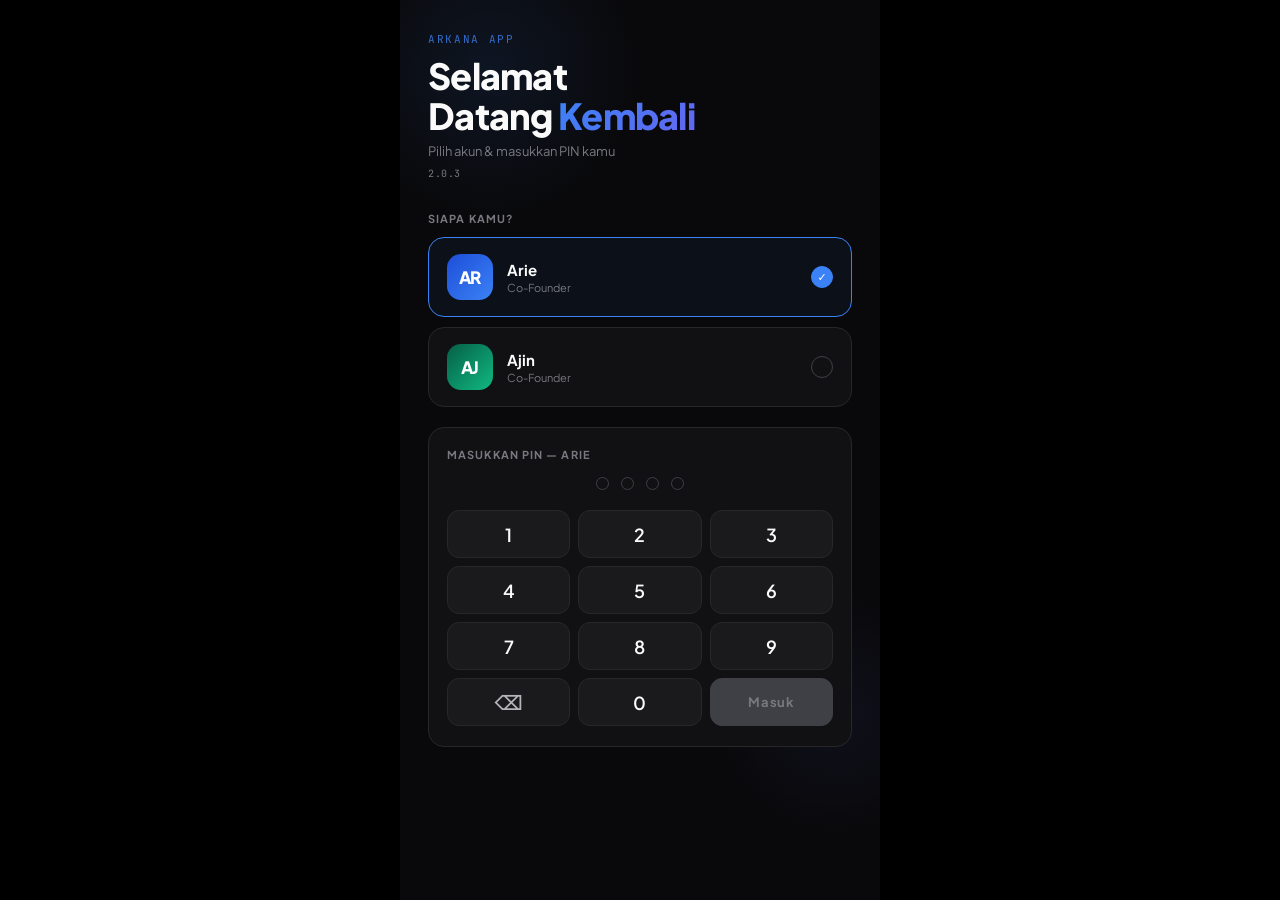
<file: index.html>
<!DOCTYPE html>
<html lang="id">
<head>
  <meta charset="UTF-8">
  <meta name="viewport" content="width=device-width, initial-scale=1.0, maximum-scale=1.0, user-scalable=no">
  <meta name="apple-mobile-web-app-capable" content="yes">
  <meta name="apple-mobile-web-app-status-bar-style" content="black-translucent">
  <meta name="apple-mobile-web-app-title" content="Arkana App">
  <meta name="theme-color" content="#080B12">
  <title>Arkana App</title>
  <link rel="manifest" href="manifest.json">
  <link href="https://fonts.googleapis.com/css2?family=Plus+Jakarta+Sans:wght@300;400;500;600;700;800&family=JetBrains+Mono:wght@300;400;500&display=swap" rel="stylesheet">

  <!-- Shared styles -->
  <link rel="stylesheet" href="css/base.css">
  <!-- Index-specific styles -->
  <link rel="stylesheet" href="css/index.css">

  <!-- JS load order: config → constants → utils → app → index -->
  <script src="config.js?v=2.0.3"></script>
  <script src="js/constants.js"></script>
  <script src="js/utils.js"></script>
  <script src="js/app.js"></script>
  <script src="js/components.js"></script>
</head>
<body>

<div id="app">

  <!-- ══════════════════════════════════════
       SCREEN: LOGIN
  ══════════════════════════════════════ -->
  <div id="screen-login" class="screen active">
    <div class="login-bg"></div>
    <div class="login-bg2"></div>
    <div class="login-inner">

      <div class="login-header">
        <div class="login-eyebrow">Arkana App</div>
        <div class="login-title">Selamat<br>Datang <span>Kembali</span></div>
        <div class="login-sub">Pilih akun &amp; masukkan PIN kamu</div>
        <div class="login-version" id="login-version"></div>
      </div>

      <div class="choose-label">Siapa kamu?</div>
      <div class="user-cards">

        <div class="user-card selected" id="card-arie">
          <div class="user-avatar avatar-arie" id="login-avatar-arie">AR</div>
          <div class="user-info">
            <div class="user-name">Arie</div>
            <div class="user-role">Co-Founder</div>
          </div>
          <div class="user-check">✓</div>
        </div>

        <div class="user-card" id="card-ajin">
          <div class="user-avatar avatar-ajin" id="login-avatar-ajin">AJ</div>
          <div class="user-info">
            <div class="user-name">Ajin</div>
            <div class="user-role">Co-Founder</div>
          </div>
          <div class="user-check"></div>
        </div>

        <!-- Hidden file input for avatar upload -->
        <input type="file" id="avatar-file-input" accept="image/*" style="display:none">
      </div>

      <div class="pin-section" id="pin-section">
        <div class="pin-top-label" id="pin-label">Masukkan PIN — Arie</div>
        <div class="pin-dots">
          <div class="pin-dot" id="dot-0"></div>
          <div class="pin-dot" id="dot-1"></div>
          <div class="pin-dot" id="dot-2"></div>
          <div class="pin-dot" id="dot-3"></div>
        </div>
        <div class="pin-numpad">
          <div class="pin-key">1</div>
          <div class="pin-key">2</div>
          <div class="pin-key">3</div>
          <div class="pin-key">4</div>
          <div class="pin-key">5</div>
          <div class="pin-key">6</div>
          <div class="pin-key">7</div>
          <div class="pin-key">8</div>
          <div class="pin-key">9</div>
          <div class="pin-key del">⌫</div>
          <div class="pin-key">0</div>
          <div class="pin-key enter disabled" id="pin-enter">Masuk</div>
        </div>
      </div>

    </div>
  </div>

  <!-- ══════════════════════════════════════
       SCREEN: HOME
  ══════════════════════════════════════ -->
  <div id="screen-home" class="screen">
    <div class="home-bg"></div>

    <div class="home-header">
      <div class="greeting-block">
        <div class="greeting-small">Halo,</div>
        <div class="greeting-name"><span id="home-name">Arie</span> 👋</div>
        <div class="greeting-date" id="home-date"></div>
      </div>
      <button class="logout-btn">Logout</button>
    </div>
    <div class="home-divider"></div>

    <div class="home-content">
      <div>
        <div class="section-head">Menu Utama</div>
        <div class="feature-grid">

          <div class="feat-card c-blue active-card" data-nav-page="supplier-tracker.html">
            <span class="feat-icon">🏪</span>
            <div class="feat-name">Supplier &amp; Price</div>
            <div class="feat-desc">Database supplier &amp; histori harga</div>
          </div>

          <div class="feat-card c-green active-card" data-nav-page="expense-tracker.html">
            <span class="feat-icon">💸</span>
            <div class="feat-name">Expense Tracker</div>
            <div class="feat-desc">Catat pengeluaran operasional</div>
          </div>

          <div class="feat-card c-purple active-card" data-nav-page="project-manager.html">
            <span class="feat-icon">📁</span>
            <div class="feat-name">Project Manager</div>
            <div class="feat-desc">Kelola proyek &amp; tim</div>
          </div>

          <div class="feat-card c-orange coming">
            <span class="feat-icon">📋</span>
            <div class="feat-name">Quotation Builder</div>
            <div class="feat-desc">Buat RAB &amp; penawaran</div>
            <span class="feat-badge badge-soon">Coming Soon</span>
          </div>

          <div class="feat-card c-purple coming">
            <span class="feat-icon">📊</span>
            <div class="feat-name">Pipeline Tracker</div>
            <div class="feat-desc">Lacak peluang pengadaan</div>
            <span class="feat-badge badge-soon">Coming Soon</span>
          </div>

        </div>
      </div>

      <div class="user-strip">
        <div class="strip-left">
          <div class="strip-label">Login sebagai</div>
          <div class="strip-name">
            <span class="strip-avatar" id="strip-avatar"></span>
            <span id="strip-name"></span>
          </div>
        </div>
        <div class="strip-right">
          <div class="strip-app">Arkana App</div>
          <div class="strip-version" id="home-version"></div>
        </div>
      </div>
    </div>

    <nav class="bottom-nav">
      <div class="nav-item active" data-nav="home">
        <span class="nav-icon">🏠</span>
        <span class="nav-label">Home</span>
        <div class="nav-indicator"></div>
      </div>
      <div class="nav-item" data-nav="aktivitas">
        <span class="nav-icon">🕐</span>
        <span class="nav-label">Aktivitas</span>
        <div class="nav-indicator"></div>
      </div>
      <div class="nav-item" data-nav="setting">
        <span class="nav-icon">⚙️</span>
        <span class="nav-label">Setting</span>
        <div class="nav-indicator"></div>
      </div>
    </nav>
  </div>

  <!-- ══════════════════════════════════════
       SCREEN: AKTIVITAS
  ══════════════════════════════════════ -->
  <div id="screen-aktivitas" class="screen">
    <div class="screen-header">
      <div class="screen-title">Aktivitas</div>
      <div class="screen-sub">Log perubahan data oleh semua pengguna</div>
    </div>
    <div class="home-divider"></div>
    <div class="screen-content">
      <div id="aktivitas-content">
        <div class="empty-state">
          <div class="empty-icon">🕐</div>
          <div class="empty-text">Belum ada aktivitas.<br>Log akan muncul saat data mulai diubah.</div>
        </div>
      </div>
    </div>
    <nav class="bottom-nav">
      <div class="nav-item" data-nav="home">
        <span class="nav-icon">🏠</span>
        <span class="nav-label">Home</span>
        <div class="nav-indicator"></div>
      </div>
      <div class="nav-item active" data-nav="aktivitas">
        <span class="nav-icon">🕐</span>
        <span class="nav-label">Aktivitas</span>
        <div class="nav-indicator"></div>
      </div>
      <div class="nav-item" data-nav="setting">
        <span class="nav-icon">⚙️</span>
        <span class="nav-label">Setting</span>
        <div class="nav-indicator"></div>
      </div>
    </nav>
  </div>

  <!-- ══════════════════════════════════════
       SCREEN: SETTING
  ══════════════════════════════════════ -->
  <div id="screen-setting" class="screen">
    <div class="screen-header">
      <div class="screen-title">Setting</div>
      <div class="screen-sub">Kelola akun &amp; preferensi</div>
    </div>
    <div class="home-divider"></div>
    <div class="screen-content">
      <div class="setting-list">

        <div class="setting-section-label">Akun</div>

        <div class="setting-item" data-action="change-avatar">
          <div class="setting-icon">🖼️</div>
          <div class="setting-info">
            <div class="setting-name">Ganti Foto Profil</div>
            <div class="setting-desc">Upload foto untuk avatar kamu</div>
          </div>
          <div class="setting-arrow">›</div>
        </div>

        <div class="setting-item" data-action="change-pin">
          <div class="setting-icon">🔐</div>
          <div class="setting-info">
            <div class="setting-name">Ganti PIN</div>
            <div class="setting-desc">Ubah PIN login kamu</div>
          </div>
          <div class="setting-arrow">›</div>
        </div>

        <div class="setting-section-label">Aplikasi</div>

        <div class="app-info-card">
          <div class="app-info-logo">⚡</div>
          <div class="app-info-name">Arkana App</div>
          <div class="app-info-version" id="setting-version"></div>
          <div class="app-info-company">CV Arkana Trisinergi</div>
        </div>

      </div>
    </div>
    <nav class="bottom-nav">
      <div class="nav-item" data-nav="home">
        <span class="nav-icon">🏠</span>
        <span class="nav-label">Home</span>
        <div class="nav-indicator"></div>
      </div>
      <div class="nav-item" data-nav="aktivitas">
        <span class="nav-icon">🕐</span>
        <span class="nav-label">Aktivitas</span>
        <div class="nav-indicator"></div>
      </div>
      <div class="nav-item active" data-nav="setting">
        <span class="nav-icon">⚙️</span>
        <span class="nav-label">Setting</span>
        <div class="nav-indicator"></div>
      </div>
    </nav>
  </div>

</div><!-- /#app -->

<!-- ══════════════════════════════════════
     CHANGE PIN MODAL (outside #app, fixed)
══════════════════════════════════════ -->
<div class="modal-overlay" id="modal-pin">
  <div class="modal-sheet">
    <div class="modal-handle"></div>
    <div class="modal-title" id="modal-title">Ganti PIN</div>
    <div class="modal-sub" id="modal-sub">Masukkan PIN lama kamu</div>

    <div class="pin-dots" style="margin-bottom:16px;">
      <div class="pin-dot" id="mdot-0"></div>
      <div class="pin-dot" id="mdot-1"></div>
      <div class="pin-dot" id="mdot-2"></div>
      <div class="pin-dot" id="mdot-3"></div>
    </div>
    <div class="pin-numpad modal-numpad">
      <div class="pin-key">1</div>
      <div class="pin-key">2</div>
      <div class="pin-key">3</div>
      <div class="pin-key">4</div>
      <div class="pin-key">5</div>
      <div class="pin-key">6</div>
      <div class="pin-key">7</div>
      <div class="pin-key">8</div>
      <div class="pin-key">9</div>
      <div class="pin-key del">⌫</div>
      <div class="pin-key">0</div>
      <div class="pin-key enter disabled" id="modal-enter">OK</div>
    </div>

    <button class="modal-btn cancel">Batal</button>
  </div>
</div>

<!-- ══ TOAST ══ -->
<div class="toast" id="toast"></div>

<!-- Index logic — loaded last -->
<script src="js/index.js"></script>

</body>
</html>
</file>
<file: css/base.css>
/* ═══════════════════════════════════════════════════
   Arkana App — Base CSS  v2.0.3
   Design System Foundation: tokens + shared components.
   ─────────────────────────────────────────────────────
   LAYER 1 — DESIGN TOKENS (:root)
     All visual primitives live here as CSS custom
     properties. No hardcoded values anywhere else.
   LAYER 2 — STRUCTURAL COMPONENTS
     Shared components token-referenced. Named per
     the official component inventory.
   ─────────────────────────────────────────────────────
   PRD-00.4 — Token Mapping (Notion dark-mode adaptation)
     · Backgrounds desaturated: blue-tinted → neutral zinc
     · Borders desaturated: zinc scale
     · Text hierarchy: warm-neutral (FAFAFA / B4B4BB / 787880)
     · Radius tightened: sm 8→6px, md 10→8px, 3xl 24→20px
     · Font tokens added: --font-body, --font-mono
     · Shadow scale added: sm / md / lg / fab
   PRD-00.4-B — Top Bar + Back Button + Tab Bar
     · Glass tokens added: --blur-glass, --saturate-glass,
       --bg-glass, --color-border-glass, --color-border-glass-inner
     · .topbar base rule → position:absolute + glass bg
     · .tab-bar base rule → transparent bg, inner border
     · .screen keeps display:flex (index.html needs it); frost-bar/scroll-area
     use position:absolute inside the screen
   ═══════════════════════════════════════════════════ */

/* ── Reset & base ── */
* {
  margin: 0;
  padding: 0;
  box-sizing: border-box;
  -webkit-tap-highlight-color: transparent;
  user-select: none;
  -webkit-user-select: none;
}

input, textarea {
  user-select: text;
  -webkit-user-select: text;
}

/* ════════════════════════════════════════════════════
   LAYER 1 — DESIGN TOKENS
   ════════════════════════════════════════════════════

   Naming convention: --{category}-{variant}
   All values defined once here, referenced everywhere.

   COLOR TOKENS
   ────────────
   --color-bg          Page/app background
   --color-surface     Card / component background
   --color-surface-2   Nested surface (inputs, rows)
   --color-border      Primary border
   --color-border-2    Secondary border (stronger)

   --color-accent      Primary interactive (blue)
   --color-accent-2    Secondary interactive (indigo)
   --color-success     Positive / green
   --color-warning     Caution / amber
   --color-danger      Error / red
   --color-purple      Jasa / services accent

   --color-text        Primary text
   --color-text-2      Secondary text
   --color-text-3      Tertiary / muted text
   --color-muted       Placeholder / disabled

   --color-supplier-l1  L1 level color (amber)
   --color-supplier-l2  L2 level color (blue)
   --color-supplier-l3  L3 level color (green)
   --color-supplier-l4  L4 level color (gray)

   GLASS TOKENS (PRD-00.4-B)
   ──────────────────────────
   --blur-glass          backdrop blur amount (20px)
   --saturate-glass      backdrop saturation (1.5)
   --bg-glass            frosted bar background (56% opacity)
   --color-border-glass  outer hairline (barely-there white)
   --color-border-glass-inner  separator between topbar & tabbar

   SPACING TOKENS
   ──────────────
   --space-1  4px
   --space-2  8px
   --space-3  12px
   --space-4  16px
   --space-5  20px
   --space-6  24px
   --space-8  32px
   --space-12 48px

   RADIUS TOKENS
   ─────────────
   --radius-sm   6px    chip, tag           (Notion rounded.sm)
   --radius-md   8px    button, input       (Notion rounded.md — sober editorial)
   --radius-lg   12px   card (sm), confirm  (Notion rounded.lg)
   --radius-xl   14px   card (main)
   --radius-2xl  16px   user card, FAB
   --radius-3xl  20px   sheet
   --radius-full 9999px pill badge

   FONT SIZE TOKENS
   ────────────────
   --text-xs   9px
   --text-sm   10px
   --text-base 11px
   --text-md   12px
   --text-lg   13px
   --text-xl   14px
   --text-2xl  15px
   --text-3xl  17px
   --text-4xl  18px
   --text-5xl  20px

   FONT WEIGHT TOKENS
   ──────────────────
   --weight-regular  400
   --weight-medium   500
   --weight-semibold 600
   --weight-bold     700
   --weight-extrabold 800

   SHADOW TOKENS
   ─────────────
   --shadow-sm    subtle hover lift
   --shadow-md    cards
   --shadow-lg    sheets, modals
   --shadow-fab   FAB elevation (accent glow)

   FONT TOKENS
   ───────────
   --font-body   Plus Jakarta Sans (humanist-geometric, Notion-Sans equivalent)
   --font-mono   JetBrains Mono (badges, PTR label, mono UI)

   TRANSITION TOKENS
   ─────────────────
   --duration-fast    0.15s
   --duration-normal  0.2s
   --duration-slow    0.3s
   --duration-sheet   0.35s
   --ease-standard    ease
   --ease-sheet       cubic-bezier(.32, .72, 0, 1)
   ════════════════════════════════════════════════════ */

:root {
  /* ── Color: Backgrounds ── */
  /* Desaturated neutral zinc — removes blue tint from dark surfaces */
  --color-bg:        #09090B;
  --color-surface:   #111113;
  --color-surface-2: #1A1A1D;

  /* ── Color: Borders ── */
  /* Neutral zinc borders — Notion hairline spirit, no blue bleed */
  --color-border:    #27272A;
  --color-border-2:  #3F3F46;

  /* ── Color: Brand / Interactive ── */
  --color-accent:    #3B82F6;
  --color-accent-2:  #6366F1;
  --color-success:   #10B981;
  --color-warning:   #F59E0B;
  --color-danger:    #EF4444;
  --color-purple:    #8B5CF6;

  /* ── Color: Text ── */
  /* Warm-neutral hierarchy — purer white primary, zinc secondary/tertiary */
  /* All values pass 4.5:1 contrast on --color-bg (#09090B)               */
  --color-text:      #FAFAFA;  /* ~19:1 */
  --color-text-2:    #B4B4BB;  /* ~6.5:1 */
  --color-text-3:    #787880;  /* ~4.8:1 */
  --color-muted:     #787880;  /* ~4.8:1 */

  /* ── Color: Supplier levels ── */
  --color-supplier-l1: #F59E0B;
  --color-supplier-l2: #3B82F6;
  --color-supplier-l3: #10B981;
  --color-supplier-l4: #6B7280;

  /* ── Glass tokens (PRD-00.4-B) ── */
  --blur-glass:              20px;
  --saturate-glass:          1.5;
  --bg-glass:                rgba(9, 9, 11, 0.56);
  --color-border-glass:      rgba(255, 255, 255, 0.06);
  --color-border-glass-inner: rgba(255, 255, 255, 0.04);

  /* ── Spacing ── */
  --space-1:  4px;
  --space-2:  8px;
  --space-3:  12px;
  --space-4:  16px;
  --space-5:  20px;
  --space-6:  24px;
  --space-8:  32px;
  --space-12: 48px;

  /* ── Border radius ── */
  /* Notion-aligned: sober editorial geometry — rectangles, not pills */
  --radius-sm:   6px;
  --radius-md:   8px;
  --radius-lg:   12px;
  --radius-xl:   14px;
  --radius-2xl:  16px;
  --radius-3xl:  20px;
  --radius-full: 9999px;

  /* ── Font size ── */
  --text-xs:   9px;
  --text-sm:   10px;
  --text-base: 11px;
  --text-md:   12px;
  --text-lg:   13px;
  --text-xl:   14px;
  --text-2xl:  15px;
  --text-3xl:  17px;
  --text-4xl:  18px;
  --text-5xl:  20px;

  /* ── Font weight ── */
  --weight-regular:   400;
  --weight-medium:    500;
  --weight-semibold:  600;
  --weight-bold:      700;
  --weight-extrabold: 800;

  /* ── Font families ── */
  --font-body: 'Plus Jakarta Sans', system-ui, sans-serif;
  --font-mono: 'JetBrains Mono', monospace;

  /* ── Shadows ── */
  --shadow-sm:  0 1px 3px rgba(0, 0, 0, .4);
  --shadow-md:  0 4px 12px rgba(0, 0, 0, .5);
  --shadow-lg:  0 8px 32px rgba(0, 0, 0, .6);
  --shadow-fab: 0 8px 24px rgba(59, 130, 246, .35);

  /* ── Transitions ── */
  --duration-fast:   0.15s;
  --duration-normal: 0.2s;
  --duration-slow:   0.3s;
  --duration-sheet:  0.35s;
  --ease-standard:   ease;
  --ease-sheet:      cubic-bezier(.32, .72, 0, 1);

  /* ────────────────────────────────────────────────
     LEGACY ALIASES
     Keep old var names pointing to tokens so existing
     page CSS doesn't break before PRD-00.4 refactor.
     Remove these aliases once all page CSS migrates.
     ──────────────────────────────────────────────── */
  --bg:      var(--color-bg);
  --surface: var(--color-surface);
  --surface2: var(--color-surface-2);
  --border:  var(--color-border);
  --border2: var(--color-border-2);
  --accent:  var(--color-accent);
  --accent2: var(--color-accent-2);
  --green:   var(--color-success);
  --orange:  var(--color-warning);
  --red:     var(--color-danger);
  --purple:  var(--color-purple);
  --muted:   var(--color-muted);
  --text:    var(--color-text);
  --text2:   var(--color-text-2);
  --text3:   var(--color-text-3);
  --l1: var(--color-supplier-l1);
  --l2: var(--color-supplier-l2);
  --l3: var(--color-supplier-l3);
  --l4: var(--color-supplier-l4);
}

html, body {
  height: 100%;
  overflow: hidden;
  background: #000;
  font-family: var(--font-body);
  color: var(--color-text);
}

/* ── PWA container ── */
#app {
  position: relative;
  width: 100%;
  max-width: 480px;
  height: 100%;
  margin: 0 auto;
  background: var(--color-bg);
  overflow: hidden;
}

/* ════════════════════════════════════════════════════
   LAYER 2 — STRUCTURAL COMPONENTS
   Named per official component inventory (PRD-00.3).
   CSS values reference tokens only — no hardcoded values.
   PRD-00.4: token values updated; component visual
   redesign applied incrementally per page.
   ════════════════════════════════════════════════════ */

/* ── Screen transitions ── */
/* PRD-00.4-B: position:relative so scroll-area + frost bar
   siblings work correctly inside each screen. */
.screen {
  position: absolute;
  inset: 0;
  display: flex;
  flex-direction: column;
  opacity: 0;
  pointer-events: none;
  transition: opacity var(--duration-slow) var(--ease-standard),
              transform var(--duration-slow) var(--ease-standard);
  transform: translateX(30px);
}

.screen.active {
  opacity: 1;
  pointer-events: all;
  transform: translateX(0);
}

.screen.prev {
  transform: translateX(-30px);
  opacity: 0;
}

/* ── Frosted bar container (PRD-00.4-B) ── */
/* Wraps .topbar + optional .tab-bar as a single frosted unit.
   Absolutely positioned so scroll-area bleeds underneath. */
.frost-bar {
  position: absolute;
  top: 0;
  left: 0;
  right: 0;
  z-index: 10;
  backdrop-filter: blur(var(--blur-glass)) saturate(var(--saturate-glass));
  -webkit-backdrop-filter: blur(var(--blur-glass)) saturate(var(--saturate-glass));
  background: var(--bg-glass);
  border-bottom: 0.5px solid var(--color-border-glass);
}

/* ── Top Bar (PRD-00.4-B) ── */
/* canonical class: .topbar
   Layout: 3-col grid (32px · 1fr · 32px) — title always centered.
   Shrink state toggled by JS via .topbar-shrunk on .frost-bar. */
.topbar {
  display: grid;
  grid-template-columns: 32px 1fr 32px;
  align-items: center;
  gap: 8px;
  padding: max(env(safe-area-inset-top), 44px) 14px 8px;
  transition: padding var(--duration-normal) var(--ease-standard);
}

.frost-bar.topbar-shrunk .topbar {
  padding: max(env(safe-area-inset-top), 14px) 14px 6px;
}

.topbar-title {
  text-align: center;
  font-size: var(--text-3xl);     /* 17px at rest */
  font-weight: var(--weight-extrabold);
  color: var(--color-text);
  letter-spacing: -0.01em;
  transition: font-size var(--duration-normal) var(--ease-standard);
  white-space: nowrap;
  overflow: hidden;
  text-overflow: ellipsis;
}

.frost-bar.topbar-shrunk .topbar-title {
  font-size: var(--text-lg);      /* 13px on scroll */
}

/* ── Back Button (PRD-00.4-B) ── */
/* Ghost style: no background, no border. Chevron only. */
.back-btn {
  width: 32px;
  height: 32px;
  border-radius: var(--radius-md);
  background: transparent;
  border: none;
  display: flex;
  align-items: center;
  justify-content: center;
  cursor: pointer;
  flex-shrink: 0;
  color: var(--color-accent);
  font-size: 20px;
  line-height: 1;
  padding: 0;
  transition: opacity var(--duration-fast) var(--ease-standard);
}

.back-btn:active { opacity: 0.6; }

/* Right slot — same size as back-btn, for action icons in detail screens */
.topbar-action {
  width: 32px;
  height: 32px;
  border-radius: var(--radius-md);
  background: transparent;
  border: none;
  display: flex;
  align-items: center;
  justify-content: center;
  cursor: pointer;
  flex-shrink: 0;
  color: var(--color-accent);
  font-size: 16px;
  padding: 0;
  transition: opacity var(--duration-fast) var(--ease-standard);
}

.topbar-action:active { opacity: 0.6; }

/* ── Tab Bar (PRD-00.4-B) ── */
/* Part of frost-bar — transparent bg, separated from topbar by hairline. */
/* canonical class: .tab-bar, .tab, .tab.active */
.tab-bar {
  display: flex;
  border-top: 0.5px solid var(--color-border-glass-inner);
  background: transparent;
}

.tab {
  flex: 1;
  padding: 9px var(--space-1) 9px;
  text-align: center;
  cursor: pointer;
  font-size: var(--text-base);
  font-weight: var(--weight-semibold);
  color: var(--color-text-3);
  letter-spacing: .04em;
  position: relative;
  transition: color var(--duration-normal) var(--ease-standard);
  white-space: nowrap;
}

.tab.active { color: var(--color-accent); }

.tab.active::after {
  content: '';
  position: absolute;
  bottom: 0;
  left: 20%;
  right: 20%;
  height: 2px;
  background: var(--color-accent);
  border-radius: 2px;
}

/* ── Scroll Area (PRD-00.4-B) ── */
/* Flex child that fills remaining screen height below .ptr-indicator.
   frost-bar sits above it via position:absolute + z-index.
   padding-top injected by initFrostBar() so content clears the bar.
   flex:1 means app.js can insert .ptr-indicator as a sibling before
   this element and it will appear correctly in the flex column. */
.scroll-area {
  flex: 1;
  min-height: 0;
  overflow-y: auto;
  overflow-x: hidden;
  scrollbar-width: none;
  /* padding-top injected by JS: initFrostBar() */
}

.scroll-area::-webkit-scrollbar { display: none; }

/* ── Overlay ── */
/* canonical class: .overlay */
.overlay {
  position: fixed;
  inset: 0;
  background: rgba(0, 0, 0, .75);
  z-index: 100;
  opacity: 0;
  pointer-events: none;
  transition: opacity var(--duration-slow) var(--ease-standard);
}

.overlay.active {
  opacity: 1;
  pointer-events: all;
}

/* ── Bottom Sheet ── */
/* canonical class: .sheet */
.sheet {
  position: fixed;
  bottom: 0;
  left: 50%;
  transform: translateX(-50%) translateY(100%);
  width: 100%;
  max-width: 480px;
  background: var(--color-surface);
  border: 1px solid var(--color-border);
  border-radius: var(--radius-3xl) var(--radius-3xl) 0 0;
  padding: var(--space-5) var(--space-5) max(env(safe-area-inset-bottom), var(--space-6));
  z-index: 101;
  transition: transform var(--duration-sheet) var(--ease-sheet);
  max-height: 90vh;
  overflow-y: auto;
  scrollbar-width: none;
}

.sheet::-webkit-scrollbar { display: none; }

.overlay.active .sheet {
  transform: translateX(-50%) translateY(0);
}

.sheet-handle {
  width: 36px;
  height: 4px;
  background: var(--color-border-2);
  border-radius: var(--radius-full);
  margin: 0 auto 18px;
}

.sheet-title {
  font-size: var(--text-4xl);
  font-weight: var(--weight-extrabold);
  color: var(--color-text);
  margin-bottom: var(--space-1);
  letter-spacing: -.01em;
}

.sheet-sub {
  font-size: var(--text-md);
  color: var(--color-text-3);
  margin-bottom: var(--space-5);
}

/* ── Buttons ── */
/* canonical classes: .btn, .btn-primary, .btn-secondary, .btn-danger */
.btn-row {
  display: flex;
  gap: 10px;
  margin-top: var(--space-5);
}

.btn {
  flex: 1;
  padding: 14px;
  border-radius: var(--radius-lg);
  font-size: var(--text-xl);
  font-weight: var(--weight-bold);
  font-family: inherit;
  cursor: pointer;
  border: none;
  transition: opacity var(--duration-normal) var(--ease-standard);
}

.btn:active         { opacity: .8; }
.btn-primary        { background: var(--color-accent); color: white; }
.btn-secondary      { background: var(--color-surface-2); color: var(--color-text-2); border: 1px solid var(--color-border); }
.btn-danger         { background: rgba(239, 68, 68, .1); color: var(--color-danger); border: 1px solid rgba(239, 68, 68, .2); }

/* ── Form fields ── */
.form-group { margin-bottom: 14px; }

.form-label {
  display: block;
  font-size: var(--text-base);
  font-weight: var(--weight-bold);
  text-transform: uppercase;
  letter-spacing: .1em;
  color: var(--color-text-3);
  margin-bottom: 6px;
}

.form-input,
.form-select,
.form-textarea {
  width: 100%;
  background: var(--color-surface-2);
  border: 1.5px solid var(--color-border);
  border-radius: var(--radius-md);
  padding: 11px 14px;
  font-size: var(--text-xl);
  color: var(--color-text);
  font-family: inherit;
  outline: none;
  transition: border-color var(--duration-normal) var(--ease-standard);
  -webkit-appearance: none;
  appearance: none;
}

.form-input:focus,
.form-select:focus,
.form-textarea:focus   { border-color: var(--color-accent); }
.form-input::placeholder,
.form-textarea::placeholder { color: var(--color-text-3); }
.form-textarea         { resize: none; min-height: 80px; line-height: 1.5; }

.form-select {
  background-image: url("data:image/svg+xml,%3Csvg xmlns='http://www.w3.org/2000/svg' width='12' height='8' viewBox='0 0 12 8'%3E%3Cpath d='M1 1l5 5 5-5' stroke='%23787880' stroke-width='1.5' fill='none' stroke-linecap='round'/%3E%3C/svg%3E");
  background-repeat: no-repeat;
  background-position: right 14px center;
  padding-right: 36px;
}

.form-select option { background: var(--color-surface-2); }

/* Toggle */
.toggle-row       { display: flex; justify-content: space-between; align-items: center; }
.toggle-label     { font-size: var(--text-xl); color: var(--color-text); }
.toggle           { position: relative; width: 44px; height: 26px; }
.toggle input     { display: none; }
.toggle-track {
  position: absolute;
  inset: 0;
  background: var(--color-border-2);
  border-radius: 13px;
  cursor: pointer;
  transition: background var(--duration-normal) var(--ease-standard);
}
.toggle input:checked + .toggle-track  { background: var(--color-accent); }
.toggle-thumb {
  position: absolute;
  top: 3px; left: 3px;
  width: 20px; height: 20px;
  background: white;
  border-radius: 50%;
  transition: transform var(--duration-normal) var(--ease-standard);
  pointer-events: none;
}
.toggle input:checked ~ .toggle-thumb  { transform: translateX(18px); }

/* Multi-select chips */
.multi-chips { display: flex; flex-wrap: wrap; gap: var(--space-2); }

.multi-chip {
  background: var(--color-surface-2);
  border: 1.5px solid var(--color-border);
  border-radius: var(--radius-full);
  padding: 7px var(--radius-lg);
  font-size: var(--text-md);
  font-weight: var(--weight-semibold);
  color: var(--color-text-3);
  cursor: pointer;
  transition: all var(--duration-fast) var(--ease-standard);
}

.multi-chip.selected {
  border-color: var(--color-accent);
  color: var(--color-accent);
  background: rgba(59, 130, 246, .08);
}

/* ── Toast ── */
/* canonical class: .toast, .toast-success (also .success), .toast-error (also .error) */
.toast {
  position: fixed;
  bottom: 80px;
  left: 50%;
  transform: translateX(-50%) translateY(20px);
  background: var(--color-surface-2);
  border: 1px solid var(--color-border-2);
  border-radius: var(--radius-lg);
  padding: 10px var(--space-5);
  font-size: var(--text-lg);
  font-weight: var(--weight-semibold);
  color: var(--color-text);
  z-index: 200;
  opacity: 0;
  transition: all var(--duration-slow) var(--ease-standard);
  white-space: nowrap;
  pointer-events: none;
}

.toast.show              { opacity: 1; transform: translateX(-50%) translateY(0); }
.toast.success           { border-color: var(--color-success); color: var(--color-success); }
.toast.error             { border-color: var(--color-danger);  color: var(--color-danger);  }

/* ── Loading Overlay ── */
/* canonical class: .loading-overlay */
.loading-overlay {
  position: fixed;
  inset: 0;
  background: rgba(9, 9, 11, .88);
  z-index: 300;
  display: flex;
  flex-direction: column;
  align-items: center;
  justify-content: center;
  gap: var(--space-4);
  opacity: 0;
  pointer-events: none;
  transition: opacity var(--duration-slow) var(--ease-standard);
}

.loading-overlay.active { opacity: 1; pointer-events: all; }

.spinner {
  width: 36px;
  height: 36px;
  border: 3px solid var(--color-border-2);
  border-top-color: var(--color-accent);
  border-radius: 50%;
  animation: spin .8s linear infinite;
}

@keyframes spin { to { transform: rotate(360deg); } }

.loading-text { font-size: var(--text-lg); color: var(--color-text-3); }

/* ── Confirm Dialog ── */
/* canonical class: .confirm-overlay, .confirm-box */
.confirm-overlay {
  position: fixed;
  inset: 0;
  background: rgba(0, 0, 0, .8);
  z-index: 200;
  display: flex;
  align-items: center;
  justify-content: center;
  padding: var(--space-6);
  opacity: 0;
  pointer-events: none;
  transition: opacity var(--duration-normal) var(--ease-standard);
}

.confirm-overlay.active { opacity: 1; pointer-events: all; }

.confirm-box {
  background: var(--color-surface);
  border: 1px solid var(--color-border);
  border-radius: var(--space-5);
  padding: var(--space-6);
  width: 100%;
  max-width: 320px;
  transform: scale(.95);
  transition: transform var(--duration-normal) var(--ease-standard);
}

.confirm-overlay.active .confirm-box { transform: scale(1); }

.confirm-title { font-size: var(--text-4xl); font-weight: var(--weight-extrabold); color: var(--color-text); margin-bottom: var(--space-2); }
.confirm-msg   { font-size: var(--text-lg); color: var(--color-text-2); line-height: 1.5; margin-bottom: var(--space-5); }
.confirm-btns  { display: flex; gap: 10px; }

/* ── FAB ── */
/* canonical class: .fab */
.fab {
  position: fixed;
  bottom: var(--space-6);
  right: max(calc(50% - 240px + 16px), 16px);
  width: 52px;
  height: 52px;
  border-radius: var(--radius-2xl);
  background: var(--color-accent);
  border: none;
  color: white;
  font-size: 22px;
  display: flex;
  align-items: center;
  justify-content: center;
  cursor: pointer;
  box-shadow: var(--shadow-fab);
  z-index: 50;
  transition: transform var(--duration-fast) var(--ease-standard);
}

.fab:active { transform: scale(.93); }

/* ── Pull-to-Refresh Indicator ── */
/* canonical class: .ptr-indicator */
.ptr-indicator {
  display: flex;
  align-items: center;
  justify-content: center;
  gap: var(--space-2);
  height: 0;
  opacity: 0;
  /* overflow:hidden removed — was clipping spinner+label during height animation */
  transition: height var(--duration-normal) var(--ease-standard),
              opacity var(--duration-fast) var(--ease-standard);
  background: var(--color-bg);
  flex-shrink: 0;
  width: 100%;
  /* Push spinner content below frost-bar using JS-injected --frost-h var.
     Falls back to 100px if var not set yet. */
  padding-top: var(--frost-h, 100px);
  box-sizing: border-box;
}

.ptr-spinner {
  width: 16px;
  height: 16px;
  border: 2px solid var(--color-border-2);
  border-top-color: var(--color-accent);
  border-radius: 50%;
  animation: spin .7s linear infinite;
  flex-shrink: 0;
}

.ptr-label {
  font-size: var(--text-base);
  color: var(--color-text-3);
  font-family: var(--font-mono);
}

/* ── Empty State ── */
/* canonical class: .empty-state, .empty-icon, .empty-text */
.empty-state {
  display: flex;
  flex-direction: column;
  align-items: center;
  justify-content: center;
  padding: 60px var(--space-5);
  gap: var(--radius-lg);
  text-align: center;
}

.empty-icon { font-size: 40px; opacity: .3; }
.empty-text { font-size: var(--text-lg); color: var(--color-text-3); line-height: 1.6; }

.empty-btn {
  margin-top: var(--space-2);
  background: var(--color-accent);
  border: none;
  border-radius: var(--radius-lg);
  padding: 10px var(--space-5);
  font-size: var(--text-lg);
  font-weight: var(--weight-bold);
  color: white;
  cursor: pointer;
  font-family: inherit;
}

/* ── Level Badges ── */
/* canonical class: .level-badge + .l1/.l2/.l3/.l4/.jasa */
.level-badge {
  font-family: var(--font-mono);
  font-size: var(--text-sm);
  font-weight: var(--weight-medium);
  padding: 3px var(--space-2);
  border-radius: var(--radius-full);
  letter-spacing: .04em;
}

.l1   { background: rgba(245,158,11,.12); color: var(--color-supplier-l1); border: 1px solid rgba(245,158,11,.2); }
.l2   { background: rgba(59,130,246,.12);  color: var(--color-supplier-l2); border: 1px solid rgba(59,130,246,.2); }
.l3   { background: rgba(16,185,129,.12);  color: var(--color-supplier-l3); border: 1px solid rgba(16,185,129,.2); }
.l4   { background: rgba(107,114,128,.12); color: var(--color-supplier-l4); border: 1px solid rgba(107,114,128,.2); }
.jasa { background: rgba(139,92,246,.12);  color: var(--color-purple);      border: 1px solid rgba(139,92,246,.2); }

.auth-badge {
  font-size: var(--text-sm);
  font-weight: var(--weight-semibold);
  padding: 3px var(--space-2);
  border-radius: var(--radius-full);
  background: rgba(16,185,129,.1);
  color: var(--color-success);
  border: 1px solid rgba(16,185,129,.2);
}
</file>
<file: css/index.css>
/* ═══════════════════════════════════════════════════
   Arkana App — Index CSS
   Styles for: login, home, bottom nav, aktivitas,
   setting screens, and change-PIN modal.
   Shared styles (reset, vars, toast, loading, etc.)
   live in base.css — do not duplicate here.
   ═══════════════════════════════════════════════════ */

/* ── App container ── */
#app {
  height: 100%;
  display: flex;
  flex-direction: column;
  max-width: 480px;
  margin: 0 auto;
  position: relative;
  overflow: hidden;
}

/* ══════════════════════════════════
   LOGIN SCREEN
══════════════════════════════════ */
#screen-login {
  background: var(--color-bg);
  overflow-y: auto;
  scrollbar-width: none;
}

#screen-login::-webkit-scrollbar { display: none; }

.login-bg {
  position: fixed;
  top: -80px; left: -60px;
  width: 300px; height: 300px;
  background: radial-gradient(circle, rgba(59,130,246,0.1) 0%, transparent 70%);
  pointer-events: none;
  z-index: 0;
}

.login-bg2 {
  position: fixed;
  bottom: 60px; right: -80px;
  width: 250px; height: 250px;
  background: radial-gradient(circle, rgba(99,102,241,0.07) 0%, transparent 70%);
  pointer-events: none;
  z-index: 0;
}

.login-inner {
  position: relative;
  z-index: 1;
  padding: env(safe-area-inset-top, 48px) 28px 40px;
  min-height: 100%;
  display: flex;
  flex-direction: column;
}

.login-header {
  padding-top: max(env(safe-area-inset-top), 32px);
  margin-bottom: 32px;
}

.login-eyebrow {
  font-family: var(--font-mono);
  font-size: 11px;
  letter-spacing: 0.15em;
  text-transform: uppercase;
  color: var(--color-accent);
  margin-bottom: 10px;
  opacity: 0.8;
}

.login-title {
  font-size: clamp(28px, 7vw, 36px);
  font-weight: 800;
  color: var(--color-text);
  line-height: 1.1;
  letter-spacing: -0.02em;
  margin-bottom: 8px;
}

.login-title span {
  background: linear-gradient(135deg, var(--color-accent), var(--color-accent-2));
  -webkit-background-clip: text;
  -webkit-text-fill-color: transparent;
  background-clip: text;
}

.login-sub {
  font-size: 13px;
  color: var(--color-text-3);
  font-weight: 400;
}

.login-version {
  font-family: var(--font-mono);
  font-size: 10px;
  color: var(--color-muted);
  margin-top: 8px;
  letter-spacing: 0.05em;
}

/* User selection */
.choose-label {
  font-size: 11px;
  font-weight: 700;
  color: var(--color-text-3);
  text-transform: uppercase;
  letter-spacing: 0.1em;
  margin-bottom: 12px;
}

.user-cards {
  display: flex;
  flex-direction: column;
  gap: 10px;
  margin-bottom: 16px;
}

.user-card {
  background: var(--color-surface);
  border: 1.5px solid var(--color-border);
  border-radius: var(--radius-2xl);
  padding: 16px 18px;
  display: flex;
  align-items: center;
  gap: 14px;
  cursor: pointer;
  transition: border-color 0.2s, background 0.2s;
  position: relative;
  overflow: hidden;
}

.user-card:active { opacity: 0.8; }

.user-card.selected {
  border-color: var(--color-accent);
  background: rgba(59,130,246,0.06);
}

.user-avatar {
  width: 46px;
  height: 46px;
  border-radius: var(--radius-xl);
  display: flex;
  align-items: center;
  justify-content: center;
  font-size: 17px;
  font-weight: 800;
  flex-shrink: 0;
  letter-spacing: -0.02em;
  color: white;
  position: relative;
  cursor: pointer;
  overflow: hidden;
}

.avatar-arie { background: linear-gradient(135deg, #1D4ED8, #3B82F6); }
.avatar-ajin { background: linear-gradient(135deg, #065F46, #10B981); }

.user-avatar img {
  width: 100%;
  height: 100%;
  object-fit: cover;
  border-radius: var(--radius-xl);
  position: absolute;
  inset: 0;
}

.user-avatar::after {
  content: '📷';
  position: absolute;
  inset: 0;
  background: rgba(0,0,0,0.55);
  display: flex;
  align-items: center;
  justify-content: center;
  font-size: 14px;
  border-radius: var(--radius-xl);
  opacity: 0;
  transition: opacity 0.2s;
}

.user-avatar:hover::after,
.user-avatar:active::after { opacity: 1; }

.user-info { flex: 1; }

.user-name {
  font-size: 15px;
  font-weight: 700;
  color: var(--color-text);
  margin-bottom: 2px;
}

.user-role {
  font-size: 11px;
  color: var(--color-text-3);
  font-weight: 400;
}

.user-check {
  width: 22px;
  height: 22px;
  border-radius: 50%;
  border: 1.5px solid var(--color-border-2);
  display: flex;
  align-items: center;
  justify-content: center;
  flex-shrink: 0;
  transition: all 0.2s;
  font-size: 11px;
  color: transparent;
}

.user-card.selected .user-check {
  background: var(--color-accent);
  border-color: var(--color-accent);
  color: white;
}

/* PIN section */
.pin-section {
  background: var(--color-surface);
  border: 1.5px solid var(--color-border);
  border-radius: var(--radius-2xl);
  padding: 20px 18px;
  margin-top: 4px;
  transition: border-color 0.2s;
}

.pin-section.error {
  border-color: var(--color-danger);
  animation: shake 0.4s ease;
}

@keyframes shake {
  0%, 100% { transform: translateX(0); }
  20%       { transform: translateX(-8px); }
  40%       { transform: translateX(8px); }
  60%       { transform: translateX(-6px); }
  80%       { transform: translateX(6px); }
}

.pin-top-label {
  font-size: 11px;
  font-weight: 700;
  color: var(--color-text-3);
  text-transform: uppercase;
  letter-spacing: 0.1em;
  margin-bottom: 16px;
  transition: color 0.2s;
}

.pin-section.error .pin-top-label { color: var(--color-danger); }

.pin-dots {
  display: flex;
  gap: 12px;
  justify-content: center;
  margin-bottom: 20px;
}

.pin-dot {
  width: 13px;
  height: 13px;
  border-radius: 50%;
  border: 1.5px solid var(--color-border-2);
  background: transparent;
  transition: all 0.15s ease;
}

.pin-dot.filled {
  background: var(--color-accent);
  border-color: var(--color-accent);
  box-shadow: 0 0 10px rgba(59,130,246,0.4);
  transform: scale(1.1);
}

.pin-dot.error-dot {
  background: var(--color-danger);
  border-color: var(--color-danger);
  box-shadow: 0 0 10px rgba(239,68,68,0.4);
}

.pin-numpad {
  display: grid;
  grid-template-columns: repeat(3, 1fr);
  gap: 8px;
}

.pin-key {
  background: var(--color-surface-2);
  border: 1px solid var(--color-border);
  border-radius: var(--radius-lg);
  height: 48px;
  display: flex;
  align-items: center;
  justify-content: center;
  font-size: 18px;
  font-weight: 600;
  color: var(--color-text);
  cursor: pointer;
  transition: all 0.1s;
  user-select: none;
}

.pin-key:active {
  background: var(--color-border-2);
  transform: scale(0.95);
}

.pin-key.del {
  font-size: 20px;
  color: var(--color-text-2);
}

.pin-key.enter {
  background: var(--color-accent);
  border-color: var(--color-accent);
  color: white;
  font-size: 13px;
  font-weight: 700;
  letter-spacing: 0.05em;
}

.pin-key.enter:active { background: #2563EB; }

.pin-key.enter:disabled,
.pin-key.enter.disabled {
  background: var(--color-border-2);
  border-color: var(--color-border-2);
  color: var(--color-muted);
  cursor: not-allowed;
}

/* ══════════════════════════════════
   HOME SCREEN
══════════════════════════════════ */
#screen-home { background: var(--color-bg); }

.home-bg {
  position: absolute;
  top: -40px; right: -60px;
  width: 260px; height: 260px;
  background: radial-gradient(circle, rgba(59,130,246,0.07) 0%, transparent 70%);
  pointer-events: none;
  z-index: 0;
}

.home-header {
  padding: max(env(safe-area-inset-top), 48px) 22px 16px;
  flex-shrink: 0;
  position: relative;
  z-index: 1;
  display: flex;
  justify-content: space-between;
  align-items: flex-start;
}

.greeting-small {
  font-size: 12px;
  font-weight: 500;
  color: var(--color-text-3);
  letter-spacing: 0.03em;
  margin-bottom: 2px;
}

.greeting-name {
  font-size: 26px;
  font-weight: 800;
  color: var(--color-text);
  letter-spacing: -0.02em;
  margin-bottom: 2px;
  line-height: 1.1;
}

.greeting-name span {
  background: linear-gradient(135deg, var(--color-accent), var(--color-accent-2));
  -webkit-background-clip: text;
  -webkit-text-fill-color: transparent;
  background-clip: text;
}

.greeting-date {
  font-family: var(--font-mono);
  font-size: 10px;
  color: var(--color-text-3);
}

.logout-btn {
  background: var(--color-surface);
  border: 1px solid var(--color-border);
  border-radius: var(--radius-md);
  padding: 8px 14px;
  font-size: 11px;
  font-weight: 600;
  color: var(--color-text-3);
  cursor: pointer;
  transition: all 0.2s;
  flex-shrink: 0;
  margin-top: 4px;
}

.logout-btn:active {
  background: var(--color-border);
  color: var(--color-danger);
}

.home-divider {
  height: 1px;
  background: var(--color-border);
  margin: 0 22px;
  flex-shrink: 0;
  position: relative;
  z-index: 1;
}

.home-content {
  flex: 1;
  overflow-y: auto;
  padding: 20px 22px 16px;
  display: flex;
  flex-direction: column;
  gap: 20px;
  scrollbar-width: none;
  position: relative;
  z-index: 1;
}

.home-content::-webkit-scrollbar { display: none; }

.section-head {
  font-size: 10px;
  font-weight: 700;
  text-transform: uppercase;
  letter-spacing: 0.14em;
  color: var(--color-text-3);
  margin-bottom: 12px;
}

/* Feature grid */
.feature-grid {
  display: grid;
  grid-template-columns: 1fr 1fr;
  gap: 10px;
}

.feat-card {
  background: var(--color-surface);
  border: 1.5px solid var(--color-border);
  border-radius: var(--radius-2xl);
  padding: 16px 14px;
  cursor: pointer;
  position: relative;
  overflow: hidden;
  transition: border-color 0.2s, transform 0.15s;
}

.feat-card.active-card:active { transform: scale(0.97); }

.feat-card.coming {
  opacity: 0.4;
  cursor: not-allowed;
}

.feat-card::before {
  content: '';
  position: absolute;
  top: -20px; right: -20px;
  width: 80px; height: 80px;
  border-radius: 50%;
  opacity: 0.07;
}

.feat-card.c-blue::before   { background: var(--color-accent); }
.feat-card.c-green::before  { background: var(--color-success); }
.feat-card.c-orange::before { background: var(--color-warning); }
.feat-card.c-purple::before { background: var(--color-purple); }

.feat-icon {
  font-size: 24px;
  margin-bottom: 10px;
  display: block;
  line-height: 1;
}

.feat-name {
  font-size: 12px;
  font-weight: 700;
  color: var(--color-text);
  line-height: 1.3;
  margin-bottom: 4px;
}

.feat-desc {
  font-size: 10px;
  color: var(--color-text-3);
  line-height: 1.45;
  font-weight: 400;
}

.feat-badge {
  display: inline-block;
  margin-top: 8px;
  font-family: var(--font-mono);
  font-size: 9px;
  font-weight: 500;
  padding: 3px 8px;
  border-radius: var(--radius-full);
  letter-spacing: 0.05em;
}

.badge-soon {
  background: rgba(75,86,128,0.18);
  color: var(--color-muted);
  border: 1px solid rgba(75,86,128,0.25);
}

/* User info strip */
.user-strip {
  background: var(--color-surface);
  border: 1px solid var(--color-border);
  border-radius: var(--radius-lg);
  padding: 14px 16px;
  display: flex;
  justify-content: space-between;
  align-items: center;
}

.strip-label {
  font-size: 10px;
  color: var(--color-text-3);
  margin-bottom: 3px;
  font-family: var(--font-mono);
  letter-spacing: 0.05em;
}

.strip-name {
  font-size: 14px;
  font-weight: 700;
  color: var(--color-text);
  display: flex;
  align-items: center;
  gap: 8px;
}

.strip-avatar {
  width: 20px;
  height: 20px;
  border-radius: var(--radius-sm);
  display: inline-flex;
  align-items: center;
  justify-content: center;
  font-size: 9px;
  font-weight: 800;
  color: white;
}

.strip-right { text-align: right; }

.strip-app {
  font-family: var(--font-mono);
  font-size: 11px;
  color: var(--color-text-2);
  margin-bottom: 2px;
}

.strip-version {
  font-family: var(--font-mono);
  font-size: 10px;
  color: var(--color-muted);
}

/* ══════════════════════════════════
   BOTTOM NAV
══════════════════════════════════ */
.bottom-nav {
  flex-shrink: 0;
  background: var(--color-surface);
  border-top: 1px solid var(--color-border);
  display: flex;
  padding: 10px 0 max(env(safe-area-inset-bottom), 10px);
  position: relative;
  z-index: 10;
}

.nav-item {
  flex: 1;
  display: flex;
  flex-direction: column;
  align-items: center;
  gap: 4px;
  cursor: pointer;
  padding: 4px 0;
  transition: opacity 0.2s;
}

.nav-item:active { opacity: 0.7; }

.nav-icon {
  font-size: 20px;
  line-height: 1;
}

.nav-label {
  font-size: 9px;
  font-weight: 600;
  color: var(--color-text-3);
  letter-spacing: 0.06em;
  text-transform: uppercase;
}

.nav-item.active .nav-label { color: var(--color-accent); }

.nav-indicator {
  width: 4px;
  height: 4px;
  border-radius: 50%;
  background: transparent;
  margin-top: 1px;
}

.nav-item.active .nav-indicator { background: var(--color-accent); }

/* ══════════════════════════════════
   SHARED SCREEN HEADER
══════════════════════════════════ */
.screen-header {
  padding: max(env(safe-area-inset-top), 48px) 22px 16px;
  flex-shrink: 0;
  position: relative;
  z-index: 1;
}

.screen-title {
  font-size: 22px;
  font-weight: 800;
  color: var(--color-text);
  letter-spacing: -0.02em;
  margin-bottom: 2px;
}

.screen-sub {
  font-size: 12px;
  color: var(--color-text-3);
}

.screen-content {
  flex: 1;
  overflow-y: auto;
  padding: 16px 22px 16px;
  scrollbar-width: none;
  position: relative;
  z-index: 1;
}

.screen-content::-webkit-scrollbar { display: none; }

/* ══════════════════════════════════
   AKTIVITAS SCREEN
══════════════════════════════════ */
#screen-aktivitas { background: var(--color-bg); }

.log-list {
  display: flex;
  flex-direction: column;
  gap: 8px;
}

.log-item {
  background: var(--color-surface);
  border: 1px solid var(--color-border);
  border-radius: var(--radius-lg);
  padding: 12px 14px;
  display: flex;
  gap: 12px;
  align-items: flex-start;
}

.log-avatar {
  width: 32px;
  height: 32px;
  border-radius: var(--radius-md);
  display: flex;
  align-items: center;
  justify-content: center;
  font-size: 12px;
  font-weight: 800;
  color: white;
  flex-shrink: 0;
}

.log-body { flex: 1; }

.log-action {
  font-size: 12px;
  font-weight: 600;
  color: var(--color-text);
  margin-bottom: 2px;
}

.log-detail {
  font-size: 11px;
  color: var(--color-text-3);
  margin-bottom: 4px;
}

.log-time {
  font-family: var(--font-mono);
  font-size: 9px;
  color: var(--color-muted);
  letter-spacing: 0.05em;
}

/* ══════════════════════════════════
   SETTING SCREEN
══════════════════════════════════ */
#screen-setting { background: var(--color-bg); }

.setting-list {
  display: flex;
  flex-direction: column;
  gap: 8px;
}

.setting-section-label {
  font-size: 10px;
  font-weight: 700;
  text-transform: uppercase;
  letter-spacing: 0.14em;
  color: var(--color-text-3);
  margin: 12px 0 8px;
}

.setting-item {
  background: var(--color-surface);
  border: 1px solid var(--color-border);
  border-radius: var(--radius-lg);
  padding: 14px 16px;
  display: flex;
  align-items: center;
  gap: 12px;
  cursor: pointer;
  transition: border-color 0.2s;
}

.setting-item:active { opacity: 0.7; }

.setting-icon {
  font-size: 18px;
  width: 36px;
  height: 36px;
  background: var(--color-surface-2);
  border-radius: var(--radius-md);
  display: flex;
  align-items: center;
  justify-content: center;
  flex-shrink: 0;
}

.setting-info { flex: 1; }

.setting-name {
  font-size: 13px;
  font-weight: 600;
  color: var(--color-text);
  margin-bottom: 2px;
}

.setting-desc {
  font-size: 11px;
  color: var(--color-text-3);
}

.setting-arrow {
  color: var(--color-muted);
  font-size: 14px;
}

.app-info-card {
  background: var(--color-surface);
  border: 1px solid var(--color-border);
  border-radius: var(--radius-2xl);
  padding: 20px;
  text-align: center;
  margin-top: 8px;
}

.app-info-logo {
  font-size: 32px;
  margin-bottom: 8px;
}

.app-info-name {
  font-family: var(--font-mono);
  font-size: 16px;
  font-weight: 500;
  color: var(--color-text);
  margin-bottom: 4px;
}

.app-info-version {
  font-family: var(--font-mono);
  font-size: 11px;
  color: var(--color-muted);
  margin-bottom: 8px;
}

.app-info-company {
  font-size: 12px;
  color: var(--color-text-3);
}

/* ══════════════════════════════════
   CHANGE PIN MODAL
══════════════════════════════════ */
.modal-overlay {
  position: fixed;
  inset: 0;
  background: rgba(0,0,0,0.7);
  z-index: 100;
  display: flex;
  align-items: flex-end;
  opacity: 0;
  pointer-events: none;
  transition: opacity 0.3s;
}

.modal-overlay.active {
  opacity: 1;
  pointer-events: all;
}

.modal-sheet {
  background: var(--color-surface);
  border: 1px solid var(--color-border);
  border-radius: var(--radius-3xl) var(--radius-3xl) 0 0;
  padding: 20px 24px max(env(safe-area-inset-bottom), 24px);
  width: 100%;
  max-width: 480px;
  margin: 0 auto;
  transform: translateY(100%);
  transition: transform 0.35s cubic-bezier(0.32, 0.72, 0, 1);
}

.modal-overlay.active .modal-sheet { transform: translateY(0); }

.modal-handle {
  width: 36px;
  height: 4px;
  background: var(--color-border-2);
  border-radius: 2px;
  margin: 0 auto 20px;
}

.modal-title {
  font-size: 17px;
  font-weight: 800;
  color: var(--color-text);
  margin-bottom: 4px;
}

.modal-sub {
  font-size: 12px;
  color: var(--color-text-3);
  margin-bottom: 20px;
}

.modal-btn {
  width: 100%;
  background: var(--color-surface-2);
  border: 1px solid var(--color-border);
  border-radius: var(--radius-lg);
  padding: 14px;
  font-size: 14px;
  font-weight: 600;
  color: var(--color-text-3);
  cursor: pointer;
  margin-top: 12px;
  transition: all 0.2s;
  font-family: inherit;
}

.modal-btn:active { opacity: 0.7; }

.modal-btn.primary {
  background: var(--color-accent);
  border-color: var(--color-accent);
  color: white;
}
</file>
<file: css/expense-tracker.css>
/* ═══════════════════════════════════════════════════
   Arkana App — Expense Tracker CSS  v2.0.3
   Page-specific styles. base.css loaded first.
   PRD-00.4-B: topbar/back-btn/tab-bar rules removed —
   now owned by base.css. Scroll containers updated to
   .scroll-area + .scroll-pane pattern.
   Filters-wrap moved inside frost-bar in HTML.
   ═══════════════════════════════════════════════════ */

/* ── Filters wrap — inside frost bar ── */
/* Accordion container — collapsed by default, toggled by JS */
.filters-wrap {
  border-top: 0.5px solid var(--color-border-glass-inner);
}

/* ── Filter toggle row ── */
/* Always visible — shows active filter summary + chevron */
.filter-toggle-row {
  display: flex;
  align-items: center;
  justify-content: space-between;
  padding: 8px 16px;
  cursor: pointer;
  gap: 8px;
}

.filter-toggle-label {
  font-size: 11px;
  font-weight: 600;
  color: var(--color-text-3);
  flex: 1;
  white-space: nowrap;
  overflow: hidden;
  text-overflow: ellipsis;
}

.filter-toggle-label .active-summary {
  color: var(--color-accent);
}

.filter-toggle-chevron {
  font-size: 12px;
  color: var(--color-text-3);
  transition: transform var(--duration-normal) var(--ease-standard);
  flex-shrink: 0;
}

.filters-wrap.open .filter-toggle-chevron {
  transform: rotate(180deg);
}

/* ── Filter body — collapsible chip rows ── */
.filter-body {
  display: flex;
  flex-direction: column;
  gap: 6px;
  padding: 0 0 10px;
  max-height: 0;
  overflow: hidden;
  transition: max-height var(--duration-slow) var(--ease-standard),
              padding var(--duration-slow) var(--ease-standard);
}

.filters-wrap.open .filter-body {
  max-height: 200px;
  padding-bottom: 10px;
}

/* ── Filter chips (horizontal scroll, edge-to-edge) ── */
/* padding-inline on the scroll container + leading/trailing
   spacers give the illusion of edge-to-edge while keeping
   the first/last chip fully visible on scroll */
.filter-scroll {
  display: flex;
  gap: 8px;
  overflow-x: auto;
  scrollbar-width: none;
  padding: 0 16px;
  /* Allow first chip to start flush, last chip to end flush */
  scroll-padding-inline: 16px;
}

.filter-scroll::-webkit-scrollbar { display: none; }

.filter-chip {
  background: rgba(255, 255, 255, 0.06);
  border: 1px solid rgba(255, 255, 255, 0.08);
  border-radius: var(--radius-full);
  padding: 5px 12px;
  font-size: 11px;
  font-weight: 600;
  color: var(--color-text-3);
  cursor: pointer;
  white-space: nowrap;
  font-family: inherit;
  transition: all var(--duration-fast) var(--ease-standard);
  flex-shrink: 0;
}

.filter-chip.active {
  border-color: var(--color-accent);
  color: var(--color-accent);
  background: rgba(59, 130, 246, .12);
}

/* ── Scroll pane — inner content wrapper ── */
.scroll-pane {
  padding: 14px 20px 100px;
}

/* ── Expense card ── */
.card-list { display: flex; flex-direction: column; gap: 10px; }

.expense-card {
  background: var(--color-surface);
  border: 1.5px solid var(--color-border);
  border-radius: var(--radius-xl);
  padding: 14px 16px;
  cursor: pointer;
  transition: border-color var(--duration-fast) var(--ease-standard);
}

.expense-card:active { border-color: var(--color-accent); }

.card-top {
  display: flex;
  align-items: flex-start;
  justify-content: space-between;
  gap: 12px;
  margin-bottom: 8px;
}

.card-left { flex: 1; min-width: 0; }

.card-desc {
  font-size: 14px;
  font-weight: 700;
  color: var(--color-text);
  margin-bottom: 3px;
  white-space: nowrap;
  overflow: hidden;
  text-overflow: ellipsis;
}

.card-date {
  font-size: 11px;
  color: var(--color-text-3);
  font-family: var(--font-mono);
}

.card-amount {
  font-size: 15px;
  font-weight: 800;
  color: var(--color-text);
  white-space: nowrap;
  font-family: var(--font-mono);
}

.card-bottom {
  display: flex;
  gap: 6px;
  flex-wrap: wrap;
  align-items: center;
}

/* ── Badges ── */
.badge {
  font-size: 10px;
  font-weight: 700;
  padding: 2px 8px;
  border-radius: var(--radius-full);
  white-space: nowrap;
}

.badge-kategori {
  background: var(--color-surface-2);
  color: var(--color-text-3);
  border: 1px solid var(--color-border);
}

.badge-kas {
  background: rgba(16, 185, 129, .1);
  color: var(--color-success);
  border: 1px solid rgba(16, 185, 129, .2);
}

.badge-personal {
  background: rgba(245, 158, 11, .1);
  color: var(--color-warning);
  border: 1px solid rgba(245, 158, 11, .2);
}

.badge-paylater {
  background: rgba(239, 68, 68, .1);
  color: var(--color-danger);
  border: 1px solid rgba(239, 68, 68, .2);
}

.badge-reimburse {
  background: rgba(245, 158, 11, .15);
  color: var(--color-warning);
  border: 1px solid rgba(245, 158, 11, .3);
}

.badge-proyek {
  background: rgba(99, 102, 241, .1);
  color: var(--color-accent-2);
  border: 1px solid rgba(99, 102, 241, .2);
}

.badge-user {
  background: var(--color-surface-2);
  color: var(--color-text-3);
  border: 1px solid var(--color-border);
}

/* ── Detail sheet ── */
.detail-desc {
  font-size: 18px;
  font-weight: 800;
  color: var(--color-text);
  margin-bottom: 6px;
  line-height: 1.3;
}

.detail-amount {
  font-size: 28px;
  font-weight: 800;
  color: var(--color-text);
  font-family: var(--font-mono);
  margin-bottom: 12px;
  letter-spacing: -.02em;
}

.detail-badges {
  display: flex;
  gap: 6px;
  flex-wrap: wrap;
  margin-bottom: 16px;
}

.detail-rows {
  background: var(--color-surface-2);
  border: 1px solid var(--color-border);
  border-radius: var(--radius-lg);
  overflow: hidden;
}

.detail-row {
  display: flex;
  justify-content: space-between;
  align-items: center;
  padding: 11px 14px;
  gap: 12px;
}

.detail-row:not(:last-child) {
  border-bottom: 1px solid var(--color-border);
}

.detail-row-label {
  font-size: 11px;
  font-weight: 700;
  text-transform: uppercase;
  letter-spacing: .08em;
  color: var(--color-text-3);
  flex-shrink: 0;
}

.detail-row-value {
  font-size: 13px;
  color: var(--color-text);
  text-align: right;
  font-weight: 500;
}

/* ── Form optional label ── */
.form-optional {
  font-size: 10px;
  color: var(--color-text-3);
  font-weight: 400;
  text-transform: none;
  letter-spacing: 0;
}

/* ── Ringkasan ── */
.summary-section { margin-bottom: 24px; }

.summary-section-title {
  font-size: 11px;
  font-weight: 700;
  text-transform: uppercase;
  letter-spacing: .12em;
  color: var(--color-text-3);
  margin-bottom: 10px;
}

.summary-totals {
  display: flex;
  gap: 10px;
  margin-bottom: 16px;
}

.summary-total-card {
  flex: 1;
  background: var(--color-surface);
  border: 1px solid var(--color-border);
  border-radius: var(--radius-lg);
  padding: 14px;
  text-align: center;
}

.summary-total-num {
  font-size: 15px;
  font-weight: 800;
  color: var(--color-text);
  font-family: var(--font-mono);
  margin-bottom: 4px;
  letter-spacing: -.02em;
}

.summary-total-label {
  font-size: 10px;
  color: var(--color-text-3);
  text-transform: uppercase;
  letter-spacing: .08em;
}

.summary-list {
  background: var(--color-surface);
  border: 1px solid var(--color-border);
  border-radius: var(--radius-lg);
  overflow: hidden;
}

.summary-row {
  display: flex;
  justify-content: space-between;
  align-items: center;
  padding: 12px 14px;
  gap: 12px;
}

.summary-row:not(:last-child) { border-bottom: 1px solid var(--color-border); }

.summary-row-label {
  font-size: 13px;
  color: var(--color-text-2);
  flex: 1;
  min-width: 0;
  white-space: nowrap;
  overflow: hidden;
  text-overflow: ellipsis;
}

.summary-row-value {
  font-size: 13px;
  font-weight: 700;
  color: var(--color-text);
  font-family: var(--font-mono);
  white-space: nowrap;
}

.summary-row-sub {
  font-size: 11px;
  color: var(--color-text-3);
  margin-top: 2px;
}

/* Reimburse outstanding highlight */
.reimburse-grand-total {
  display: flex;
  justify-content: space-between;
  align-items: center;
  background: rgba(245, 158, 11, .12);
  border: 1px solid rgba(245, 158, 11, .3);
  border-radius: var(--radius-md);
  padding: 12px 14px;
  margin-bottom: 10px;
  font-size: 13px;
  font-weight: 700;
  color: var(--color-warning);
}

.reimburse-card {
  background: rgba(245, 158, 11, .06);
  border: 1px solid rgba(245, 158, 11, .2);
  border-radius: var(--radius-lg);
  overflow: hidden;
  margin-bottom: 8px;
}

.reimburse-card .summary-row { padding: 12px 14px; }
.reimburse-card .summary-row:not(:last-child) { border-bottom: 1px solid rgba(245, 158, 11, .15); }
.reimburse-card .summary-row-label { color: var(--color-text); font-weight: 600; }
.reimburse-card .summary-row-value { color: var(--color-warning); }

/* Vendor paylater outstanding */
.paylater-card {
  background: rgba(239, 68, 68, .04);
  border: 1px solid rgba(239, 68, 68, .15);
  border-radius: var(--radius-lg);
  overflow: hidden;
  margin-bottom: 8px;
}

.paylater-card .summary-row:not(:last-child) { border-bottom: 1px solid rgba(239, 68, 68, .1); }
.paylater-card .summary-row-label { color: var(--color-text); font-weight: 600; }
.paylater-card .summary-row-value { color: var(--color-danger); }

.btn-lunas {
  background: rgba(16, 185, 129, .1);
  border: 1px solid rgba(16, 185, 129, .2);
  color: var(--color-success);
  border-radius: var(--radius-sm);
  padding: 4px 10px;
  font-size: 11px;
  font-weight: 700;
  cursor: pointer;
  font-family: inherit;
  white-space: nowrap;
}
</file>
<file: css/project-manager.css>
/* ═══════════════════════════════════════════════════
   Arkana App — Project Manager CSS  v2.0.3
   Page-specific styles. base.css loaded first.
   PRD-00.4-B: topbar/back-btn/pm-header rules removed —
   now owned by base.css. Scroll containers updated to
   .scroll-area + scroll-pane (.pm-list) pattern.
   Filter-bar moved inside frost-bar in HTML.
   ═══════════════════════════════════════════════════ */

/* ── Filter bar — inside frost bar ── */
/* Sits below topbar, inside .frost-bar glass container */
.filter-bar {
  display: flex;
  gap: 8px;
  padding: 8px 0 10px;
  overflow-x: auto;
  scrollbar-width: none;
  border-top: 0.5px solid var(--color-border-glass-inner);
  /* Edge-to-edge: chips scroll flush to screen edges */
  padding-inline: 16px;
  scroll-padding-inline: 16px;
}

.filter-bar::-webkit-scrollbar { display: none; }

.filter-chip {
  background: rgba(255, 255, 255, 0.06);
  border: 1px solid rgba(255, 255, 255, 0.08);
  border-radius: var(--radius-full);
  padding: 5px 14px;
  font-size: 12px;
  font-weight: 600;
  color: var(--color-text-3);
  cursor: pointer;
  white-space: nowrap;
  font-family: inherit;
  transition: all var(--duration-fast) var(--ease-standard);
  flex-shrink: 0;
}

.filter-chip.active {
  border-color: var(--color-accent);
  color: var(--color-accent);
  background: rgba(59, 130, 246, .12);
}

/* ── Project list — the scroll pane ── */
.pm-list {
  padding: 12px 20px 100px;
}

/* ── Group label (Active / Selesai) ── */
.group-label {
  font-size: 10px;
  font-weight: 700;
  text-transform: uppercase;
  letter-spacing: .12em;
  color: var(--color-text-3);
  margin: 16px 0 8px;
}

.group-label:first-child { margin-top: 4px; }

/* ── Project card ── */
.project-card {
  background: var(--color-surface);
  border: 1.5px solid var(--color-border);
  border-radius: var(--radius-xl);
  padding: 16px;
  margin-bottom: 10px;
  cursor: pointer;
  transition: border-color var(--duration-fast) var(--ease-standard);
  display: flex;
  align-items: center;
  gap: 14px;
}

.project-card:active { border-color: var(--color-accent); }

.project-card.closed { opacity: .6; }

/* Left color stripe */
.card-stripe {
  width: 4px;
  border-radius: 2px;
  align-self: stretch;
  flex-shrink: 0;
  min-height: 40px;
  background: var(--color-accent);
}

.project-card.closed .card-stripe { background: var(--color-muted); }

.card-body { flex: 1; min-width: 0; }

.card-name {
  font-size: 15px;
  font-weight: 700;
  color: var(--color-text);
  margin-bottom: 5px;
  white-space: nowrap;
  overflow: hidden;
  text-overflow: ellipsis;
}

.card-meta {
  display: flex;
  align-items: center;
  gap: 8px;
  flex-wrap: wrap;
}

.card-unit {
  font-size: 11px;
  color: var(--color-text-3);
  background: var(--color-surface-2);
  border: 1px solid var(--color-border);
  border-radius: var(--radius-sm);
  padding: 2px 8px;
}

.status-badge {
  font-size: 10px;
  font-weight: 700;
  padding: 2px 8px;
  border-radius: var(--radius-full);
}

.status-active {
  background: rgba(16, 185, 129, .1);
  color: var(--color-success);
  border: 1px solid rgba(16, 185, 129, .2);
}

.status-closed {
  background: rgba(75, 86, 128, .15);
  color: var(--color-muted);
  border: 1px solid rgba(75, 86, 128, .2);
}

.card-arrow {
  font-size: 18px;
  color: var(--color-text-3);
  flex-shrink: 0;
}

/* ── Detail sheet ── */
.detail-name {
  font-size: 20px;
  font-weight: 800;
  color: var(--color-text);
  margin-bottom: 8px;
  letter-spacing: -.01em;
  line-height: 1.3;
}

.detail-meta {
  display: flex;
  gap: 8px;
  align-items: center;
  flex-wrap: wrap;
  margin-bottom: 20px;
}

.detail-stats {
  background: var(--color-surface-2);
  border: 1px solid var(--color-border);
  border-radius: var(--radius-lg);
  padding: 14px 16px;
  display: flex;
  gap: 0;
  margin-bottom: 20px;
}

.detail-actions {
  display: flex;
  flex-direction: column;
  gap: 10px;
  margin-top: 4px;
}

.detail-actions .btn-row {
  margin-top: 0;
}

.stat-item {
  flex: 1;
  text-align: center;
}

.stat-item:not(:last-child) {
  border-right: 1px solid var(--color-border);
}

.stat-num {
  font-size: 20px;
  font-weight: 800;
  color: var(--color-text);
  line-height: 1;
  margin-bottom: 4px;
}

.stat-label {
  font-size: 10px;
  color: var(--color-text-3);
  text-transform: uppercase;
  letter-spacing: .08em;
}
</file>
<file: css/supplier-tracker.css>
/* ═══════════════════════════════════════════════════
   Arkana App — Supplier Tracker CSS  v2.0.3
   Styles specific to supplier-tracker.html.
   Extends base.css — does not override :root vars.
   PRD-00.4-B: topbar/back-btn/tab-bar rules removed —
   now owned by base.css. Scroll containers updated to
   .scroll-area + .scroll-pane pattern.
   ═══════════════════════════════════════════════════ */

/* ── App shell ── */
#app {
  height: 100%;
  display: flex;
  flex-direction: column;
  max-width: 480px;
  margin: 0 auto;
  position: relative;
  overflow: hidden;
}

/* ── Danger action (delete button in topbar right slot) ── */
.danger-action {
  color: var(--color-danger) !important;
  opacity: 0.8;
}

/* ── Scroll pane — inner content wrapper ── */
/* Provides consistent padding inside each scroll-area pane */
.scroll-pane {
  padding: 14px 16px 80px;
}

/* ── Search bar ── */
.search-wrap {
  margin-bottom: 14px;
  position: relative;
}

.search-input {
  width: 100%;
  background: var(--color-surface);
  border: 1.5px solid var(--color-border);
  border-radius: var(--radius-lg);
  padding: 11px 14px 11px 38px;
  font-size: 13px;
  color: var(--color-text);
  font-family: inherit;
  outline: none;
  transition: border-color var(--duration-normal) var(--ease-standard);
}

.search-input:focus         { border-color: var(--color-accent); }
.search-input::placeholder  { color: var(--color-text-3); }

.search-icon {
  position: absolute;
  left: 12px;
  top: 50%;
  transform: translateY(-50%);
  font-size: 14px;
  pointer-events: none;
}

/* ── Filter chips ── */
.filter-row {
  display: flex;
  gap: 8px;
  overflow-x: auto;
  padding-bottom: 4px;
  scrollbar-width: none;
  margin-bottom: 14px;
}

.filter-row::-webkit-scrollbar { display: none; }

.chip {
  flex-shrink: 0;
  background: var(--color-surface);
  border: 1.5px solid var(--color-border);
  border-radius: var(--radius-full);
  padding: 6px 12px;
  font-size: 11px;
  font-weight: 600;
  color: var(--color-text-3);
  cursor: pointer;
  transition: all var(--duration-fast) var(--ease-standard);
  white-space: nowrap;
}

.chip.active {
  border-color: var(--color-accent);
  color: var(--color-accent);
  background: rgba(59, 130, 246, 0.08);
}

/* ── Stats bar ── */
.stats-bar {
  display: flex;
  gap: 8px;
  margin-bottom: 14px;
  flex-wrap: wrap;
}

.stat-chip {
  flex-shrink: 0;
  background: var(--color-surface);
  border: 1px solid var(--color-border);
  border-radius: var(--radius-md);
  padding: 5px 12px;
  font-size: 11px;
  font-weight: 600;
  color: var(--color-text-2);
  white-space: nowrap;
}

.stat-chip span {
  color: var(--color-accent);
  font-family: var(--font-mono);
}

/* ── Section label (compare groups) ── */
.section-label {
  font-family: var(--font-mono);
  font-size: 10px;
  text-transform: uppercase;
  letter-spacing: .14em;
  color: var(--color-muted);
  margin-bottom: 10px;
  margin-top: 4px;
}

/* ── Card list ── */
.card-list { display: flex; flex-direction: column; gap: 10px; }

/* ── Supplier card ── */
.supplier-card {
  background: var(--color-surface);
  border: 1.5px solid var(--color-border);
  border-radius: var(--radius-xl);
  padding: 14px 16px;
  cursor: pointer;
  transition: border-color var(--duration-normal) var(--ease-standard);
}

.supplier-card:active { opacity: .85; }

.supplier-card-top {
  display: flex;
  align-items: flex-start;
  gap: 10px;
  margin-bottom: 10px;
}

.supplier-initial {
  width: 40px;
  height: 40px;
  border-radius: var(--radius-lg);
  flex-shrink: 0;
  display: flex;
  align-items: center;
  justify-content: center;
  font-size: 14px;
  font-weight: 800;
  color: white;
}

.supplier-info    { flex: 1; min-width: 0; }
.supplier-name    { font-size: 14px; font-weight: 700; color: var(--color-text); margin-bottom: 2px; white-space: nowrap; overflow: hidden; text-overflow: ellipsis; }
.supplier-meta    { font-size: 11px; color: var(--color-text-3); }
.supplier-badges  { display: flex; gap: 6px; flex-wrap: wrap; }

.unit-badge {
  font-size: 10px;
  font-weight: 500;
  padding: 3px 8px;
  border-radius: var(--radius-full);
  background: rgba(59, 130, 246, .08);
  color: var(--color-accent);
  border: 1px solid rgba(59, 130, 246, .15);
}

/* Supplier count chips (PRD-01.3) */
.supplier-count-chips {
  display: flex;
  gap: 6px;
  flex-wrap: wrap;
  margin-top: 8px;
}

.count-chip {
  font-family: var(--font-mono);
  font-size: 10px;
  padding: 2px 8px;
  border-radius: var(--radius-sm);
  font-weight: 500;
}

.count-produk {
  background: rgba(59, 130, 246, .08);
  color: var(--color-accent);
  border: 1px solid rgba(59, 130, 246, .18);
}

.count-jasa {
  background: rgba(139, 92, 246, .08);
  color: var(--color-purple);
  border: 1px solid rgba(139, 92, 246, .18);
}

/* ── Product card ── */
.product-card {
  background: var(--color-surface);
  border: 1.5px solid var(--color-border);
  border-radius: var(--radius-xl);
  padding: 14px 16px;
  cursor: pointer;
  transition: border-color var(--duration-normal) var(--ease-standard);
}

.product-card:active { opacity: .85; }

.product-header         { display: flex; justify-content: space-between; align-items: flex-start; margin-bottom: 8px; }
.product-name           { font-size: 14px; font-weight: 700; color: var(--color-text); flex: 1; margin-right: 8px; line-height: 1.3; }
.product-category       { font-family: var(--font-mono); font-size: 10px; color: var(--color-muted); background: var(--color-surface-2); padding: 3px 8px; border-radius: var(--radius-sm); white-space: nowrap; }
.product-price-row      { display: flex; justify-content: space-between; align-items: center; }
.product-best-price     { font-size: 15px; font-weight: 700; color: var(--color-success); }
.product-supplier-count { font-size: 11px; color: var(--color-text-3); }
.product-updated        { font-family: var(--font-mono); font-size: 10px; color: var(--color-muted); margin-top: 4px; }

/* ── Compare card ── */
.compare-card {
  background: var(--color-surface);
  border: 1.5px solid var(--color-border);
  border-radius: var(--radius-xl);
  padding: 14px 16px;
  cursor: pointer;
  transition: border-color var(--duration-normal) var(--ease-standard);
}

.compare-card:active       { opacity: .85; }
.compare-name              { font-size: 14px; font-weight: 700; color: var(--color-text); margin-bottom: 4px; }
.compare-cat               { font-size: 11px; color: var(--color-text-3); margin-bottom: 10px; }
.compare-suppliers         { display: flex; flex-direction: column; gap: 6px; }

.compare-row {
  display: flex;
  align-items: center;
  gap: 8px;
  padding: 8px 10px;
  background: var(--color-surface-2);
  border-radius: var(--radius-sm);
}

.compare-row.best          { border: 1px solid rgba(16,185,129,.3); background: rgba(16,185,129,.05); }
.compare-supplier-name     { flex: 1; font-size: 12px; font-weight: 600; color: var(--color-text); }
.compare-price             { font-size: 13px; font-weight: 700; color: var(--color-text); }
.compare-row.best .compare-price { color: var(--color-success); }
.best-label                { font-size: 9px; font-weight: 700; color: var(--color-success); background: rgba(16,185,129,.12); padding: 2px 6px; border-radius: var(--radius-md); }

/* ── Detail screens ── */
.detail-section       { margin-bottom: 20px; }

.detail-section-title {
  font-family: var(--font-mono);
  font-size: 10px;
  text-transform: uppercase;
  letter-spacing: .14em;
  color: var(--color-muted);
  margin-bottom: 10px;
}

.detail-field         { margin-bottom: 10px; }
.detail-field-label   { font-size: 11px; color: var(--color-text-3); margin-bottom: 2px; }
.detail-field-value   { font-size: 14px; color: var(--color-text); font-weight: 500; line-height: 1.5; }

.detail-card {
  background: var(--color-surface);
  border: 1px solid var(--color-border);
  border-radius: var(--radius-lg);
  padding: 14px 16px;
  margin-bottom: 10px;
}

.detail-action-btn {
  font-size: 18px;
  cursor: pointer;
  color: var(--color-accent);
}

.detail-action-link {
  cursor: pointer;
  font-family: var(--font-mono);
  font-size: 10px;
}

.price-entry-row    { display: flex; justify-content: space-between; align-items: flex-start; margin-bottom: 4px; }
.price-entry-name   { font-size: 13px; font-weight: 700; color: var(--color-text); }
.price-entry-price  { font-size: 14px; font-weight: 800; color: var(--color-success); }
.price-entry-meta   { font-size: 11px; color: var(--color-text-3); }
.price-entry-moq    { font-family: var(--font-mono); font-size: 10px; color: var(--color-muted); margin-top: 2px; }

/* ── Price History (PRD-01.1) ── */
.trend-badge {
  display: inline-flex;
  align-items: center;
  gap: 3px;
  font-family: var(--font-mono);
  font-size: 10px;
  font-weight: 600;
  padding: 2px 7px;
  border-radius: var(--radius-md);
  flex-shrink: 0;
  vertical-align: middle;
}

.trend-up     { background: rgba(239,68,68,.1);  color: var(--color-danger);  border: 1px solid rgba(239,68,68,.2); }
.trend-down   { background: rgba(16,185,129,.1); color: var(--color-success); border: 1px solid rgba(16,185,129,.2); }
.trend-stable { background: rgba(75,86,128,.1);  color: var(--color-muted);   border: 1px solid rgba(75,86,128,.2); }

.history-toggle {
  font-family: var(--font-mono);
  font-size: 10px;
  font-weight: 600;
  color: var(--color-accent);
  cursor: pointer;
  padding: 2px 0;
  flex-shrink: 0;
  transition: opacity var(--duration-fast) var(--ease-standard);
}

.history-toggle:active { opacity: .6; }

.history-timeline {
  margin-top: 10px;
  background: var(--color-surface-2);
  border-radius: var(--radius-md);
  border: 1px solid var(--color-border);
  overflow: hidden;
  display: none;
}

.history-timeline.open { display: block; }

.history-row {
  display: flex;
  align-items: center;
  gap: 8px;
  padding: 9px 12px;
  border-bottom: 1px solid var(--color-border);
}

.history-row:last-child         { border-bottom: none; }
.history-row.latest             { background: rgba(59,130,246,.04); }
.history-row-price              { font-size: 13px; font-weight: 700; color: var(--color-text); flex: 1; }
.history-row.latest .history-row-price { color: var(--color-accent); }
.history-row-meta               { font-family: var(--font-mono); font-size: 10px; color: var(--color-muted); text-align: right; line-height: 1.5; }

.history-latest-tag {
  font-size: 9px;
  font-weight: 700;
  color: var(--color-accent);
  background: rgba(59,130,246,.1);
  border: 1px solid rgba(59,130,246,.2);
  padding: 1px 6px;
  border-radius: var(--radius-sm);
  margin-left: 4px;
  flex-shrink: 0;
}

.history-del {
  font-size: 10px;
  color: var(--color-danger);
  cursor: pointer;
  padding: 2px 6px;
  border-radius: var(--radius-sm);
  flex-shrink: 0;
  font-family: var(--font-mono);
  font-weight: 500;
}

.history-del:active { background: rgba(239,68,68,.1); }
</file>
